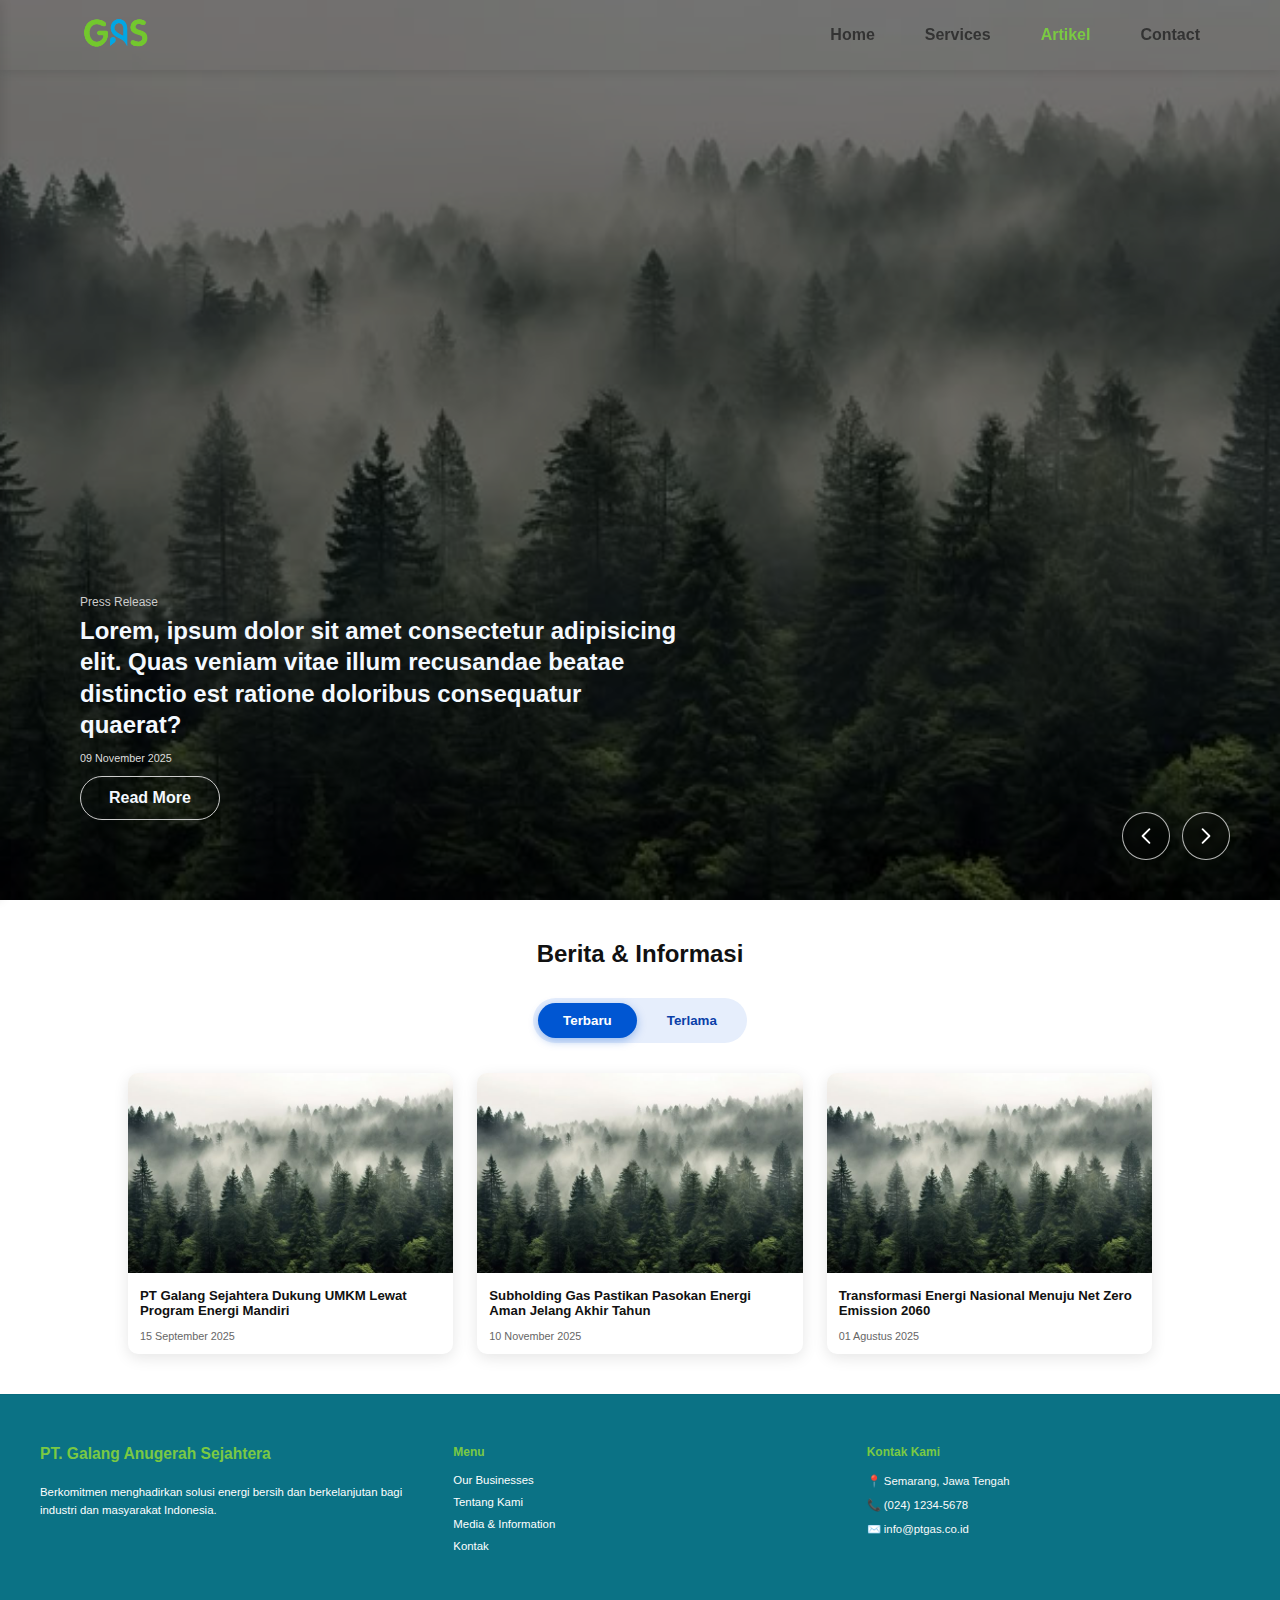
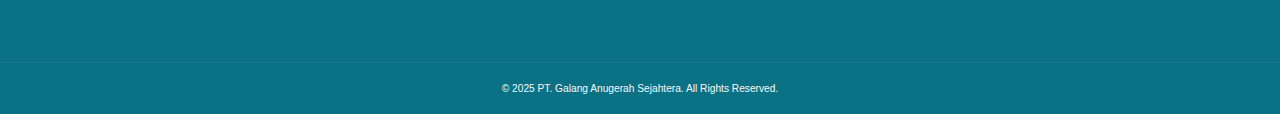
<file: media.html>
<!DOCTYPE html>
<html lang="en">
<head>
  <meta charset="UTF-8">
  <meta name="viewport" content="width=device-width, initial-scale=1.0">
  <title>Header Berita news</title>
  <link rel="stylesheet" href="main.css">
  <link rel="stylesheet" href="css/media.css">
  <link rel="stylesheet" href="css/responsive.css">
  <link rel="icon" type="images" href="img/logo_gas.png">

    </head>
<body>
  <!-- Navbar -->

<nav class="navbar">
<div class="navbar-container">
  
<div class="logo" ><img src="img/logo-gas.png" alt="" style="width: 80px; height: 50px;"><a href="#"></a></div>


<div class="navbar-toggle" id="navbar-toggle">
<span class="bar"></span>
<span class="bar"></span>
<span class="bar"></span>
</div>


<ul class="navbar-menu">
<li><a href="home.html" >Home</a></li>
<li><a href="service.html">Services</a></li>
<li><a href="media.html" class="active">Artikel</a></li>
<li><a href="our-contact.html">Contact</a></li>
</ul>
</div>
</nav>


<div class="sidebar" id="sidebar">
<div class="sidebar-header">
<div class="logo"><img src="img/logo-gas.png" style="width: 80px; height: 50px;" alt=""></div>
<div class="close-btn" id="close-sidebar">×</div>
</div>
<ul class="sidebar-menu">
<li><a href="home.html">Home</a></li>
<li><a href="service.html">Services</a></li>
<li><a href="media.html" class="active">Artikel</a></li>
<li><a href="our-contact.html">Contact</a></li>
</ul>
</div>


  <!-- Hero news -->
  <section class="hero-news">
    <div class="beritas">
      <!-- Tombol Navigasi -->

      <!-- berita 1 -->
      <div class="berita active" style="background-image: url('img/forest.jpeg');">
        <div class="overlay"></div>
        <div class="text-box">
          <p class="tag">Press Release</p>
          <h1>Lorem, ipsum dolor sit amet consectetur adipisicing elit. Quas veniam vitae illum recusandae beatae distinctio est ratione doloribus consequatur quaerat?</h1>
          <p class="date">09 November 2025</p>
            <button class="btn-berita">
                        <span>Read More</span>
                    </button>
        </div>
      </div>

      <!-- berita 2 -->
      <div class="berita" style="background-image: url('img/pt.phapros.jpg');">
        <div class="overlay"></div>
        <div class="text-box">
          <p class="tag">Press Release</p>
          <h1>Anugerah Jurnalistik Pertamina 2025 Masuki Tahap Seleksi, 2.685 Karya Siap Beradu</h1>
          <p class="date">08 November 2025</p>
            <button class="btn-berita">
                        <span>Read More</span>
                    </button>
        </div>
      </div>

      <!-- berita 3 -->
      <div class="berita" style="background-image: url('img/GAS.png');">
        <div class="overlay"></div>
        <div class="text-box">
          <p class="tag">Press Release</p>
          <h1>Peringati Hari Pahlawan, Dirut Pertamina Tegaskan Perwira Pertamina Layani Indonesia dengan Hati</h1>
          <p class="date">11 November 2025</p>
                    <button class="btn-berita">
                        <span>Read More</span>
                    </button>
        </div>

      </div>

    </div>

<div class="news-controls">
  <button class="news-btn prev" aria-label="Previous berita">
    <svg xmlns="http://www.w3.org/2000/svg" fill="none" viewBox="0 0 24 24" stroke-width="2" stroke="currentColor">
      <path stroke-linecap="round" stroke-linejoin="round" d="M15.75 19.5L8.25 12l7.5-7.5" />
    </svg>
  </button>

  <button class="news-btn next" aria-label="Next berita">
    <svg xmlns="http://www.w3.org/2000/svg" fill="none" viewBox="0 0 24 24" stroke-width="2" stroke="currentColor">
      <path stroke-linecap="round" stroke-linejoin="round" d="M8.25 4.5l7.5 7.5-7.5 7.5" />
    </svg>
  </button>
</div>
  </section>
<!-- BERITA SECTION -->
<section class="berita-list" id="berita">
    <h2>Berita & Informasi</h2>

    <div class="filter-tabs">
        <button class="filter-tab active" data-filter="newest">Terbaru</button>
        <button class="filter-tab" data-filter="oldest">Terlama</button>
    </div>

    <div class="berita-grid" id="beritaGrid">
        <article class="berita-card" data-date="10-11-2025">
            <a href="#">
                <img src="img/forest.jpeg" alt="">
                    <h3>Subholding Gas Pastikan Pasokan Energi Aman Jelang Akhir Tahun</h3>
                </a>

                <p class="tanggal">10 November 2025</p>
            </article>

            <article class="berita-card" data-date="28-10-2025">
                <a href="#">
                    <img src="img/forest.jpeg" alt="">
                        <h3>PGN Kembangkan Teknologi Gas Ramah Lingkungan di Jawa Tengah</h3>
                    </a>
                    <p class="tanggal">28 Oktober 2025</p>
                </article>

                <article class="berita-card" data-date="12-09-2025">
                    <a href="#">
                        <img src="img/forest.jpeg" alt="">
                            <h3>PT Galang Sejahtera Dukung UMKM Lewat Program Energi Mandiri</h3>
                        </a>
                        <p class="tanggal">15 September 2025</p>
                    </article>

                    <article class="berita-card" data-date="01-08-2025">
                        <a href="#">
                            <img src="img/forest.jpeg" alt="">
                                <h3>Transformasi Energi Nasional Menuju Net Zero Emission 2060</h3>
                            </a>
                            <p class="tanggal">01 Agustus 2025</p>
                        </article>
                    </div>
  </section>

        <!-- Footer -->

        <footer class="footer">
            <div class="footer-container">
                <div class="footer-about">
                    <h3>
                        <a href="home.html">PT. Galang Anugerah Sejahtera</a>
                    </h3>
                    <p>Berkomitmen menghadirkan solusi energi bersih dan berkelanjutan bagi industri
                        dan masyarakat Indonesia.</p>
                </div>

                <div class="footer-links">
                    <h4>Menu</h4>
                    <ul>
                        <li>
                            <a href="#home">Our Businesses</a>
                        </li>
                        <li>
                            <a href="#about">Tentang Kami</a>
                        </li>
                        <li>
                            <a href="#bidang-usaha">Media & Information
                            </a>
                        </li>
                        <li>
                            <a href="#contact">Kontak</a>
                        </li>
                    </ul>
                </div>

                <div class="footer-contact">
                    <h4>Kontak Kami</h4>
                    <ul>
                        <li>📍 Semarang, Jawa Tengah</li>
                        <li>📞 (024) 1234-5678</li>
                        <li>✉️ info@ptgas.co.id</li>
                    </ul>
                </div>
            </div>

            <div class="footer-bottom">
                <p>© 2025 PT. Galang Anugerah Sejahtera. All Rights Reserved.</p>
            </div>
        </footer>


  <script src="script.js"></script>
</body>
</html>
</file>
<file: main.css>
:root{
      --color-green: #7AC943;
  --color-blue: #00AEEF;
  --text-dark: #0B132B;
  --text-light: #F4F9FF;
  --color-accent: #F9D65C;
   --primary-color: #4a6cf7;
  --light-bg: #ffffff;
  --light-text: #333333;
  --light-nav: #f8f9fa;
  --dark-bg: #121212;
  --dark-text: #f5f5f5;
  --dark-nav: #1e1e1e;
  --transition: all 0.3s ease-in-out;
}
* {
    margin: 0;
    padding: 0;
    box-sizing: border-box;
    outline: none;
    border: none;
    text-decoration: none;
    list-style-type: none;
    
}

html {
    scroll-behavior: smooth;
}

body {
    font-family: 'Poppins', sans-serif;
    color: #0e0808;
    background-color: #ffffff;
}

/* NAVBAR */
.navbar {
  background:transparent;
  height: 70px;
  width: 100%;
  position: fixed;
  top: 0;
  left: 0;
  z-index: 100;
  box-shadow: 0 2px 10px rgba(0, 0, 0, 0.1);
  transition: var(--transition);
}
.navbar {
  transition: background-color .3s ease, transform .3s ease;
}

.navbar.scrolled {
  background-color: var(--light-nav);
  box-shadow: 0 4px 10px rgba(0,0,0,0.15);
}
.navbar.hide {
  transform: translateY(-100%);
}

.navbar-container {
  display: flex;
  justify-content: space-between;
  align-items: center;
  height: 100%;
  padding: 0 40px;
  max-width: 1200px;
  margin: 0 auto;
}

.logo a {
  color: var(--primary-color);
  font-size: 24px;
  font-weight: bold;
  text-decoration: none;
}

.navbar-toggle { display: none; cursor: pointer; }
.bar {
  display: block;
  width: 25px;
  height: 3px;
  margin: 5px auto;
  background-color: var(--dark-text);
  transition: var(--transition);
     mix-blend-mode: difference;
}

.navbar-menu { display: flex; list-style: none; }
.navbar-menu li { margin-left: 50px; }
.navbar-menu li a {
  color: var(--light-text);
  text-decoration: none;
  font-size: 16px;
  font-weight: 550;
  transition: var(--transition);
  font: "hanken-grotesk", sans-serif;
  
}

.navbar-menu li a:hover,
.navbar-menu li a.active {
  color: var(--color-green);
  
}
/* ----- WARNA TEKS NAVBAR SAAT DI SCROLL ----- */
.navbar.scrolled .navbar-menu li a {
  color: var(--text-dark);
}

.navbar.scrolled .logo a {
  color: var(--color-green);
}

.navbar.scrolled .bar {
  background-color: var(--dark-text);
}
.navbar.scrolled .navbar-menu li a:hover,
.navbar.scrolled .navbar-menu li a.active {
  color: var(--color-green);
}
/* SIDEBAR */
.sidebar {
  position: fixed;
  top: 0;
  left: -280px;
  width: 280px;
  height: 100%;
  background-color: var(--light-nav);
  z-index: 200;
  transition: var(--transition);
  box-shadow: 2px 0 10px rgba(0, 0, 0, 0.1);
}
.sidebar.active { left: 0; }

.sidebar-header {
  display: flex;
  justify-content: space-between;
  align-items: center;
  padding: 20px 15px;
  border-bottom: 1px solid rgba(0, 0, 0, 0.1);
}

.close-btn {
  font-size: 28px;
  cursor: pointer;
  color: var(--light-text);
  transition: var(--transition);
}
.close-btn:hover { color: var(--primary-color); }

.sidebar-menu { list-style: none; padding: 15px; }
.sidebar-menu li { margin-bottom: 10px; }
.sidebar-menu li a {
  display: block;
  padding: 10px 15px;
  color: var(--light-text);
  text-decoration: none;
  font-size: 16px;
  border-radius: 5px;
  transition: var(--transition);
  mix-blend-mode: normal;
}
.sidebar-menu li a:hover,
.sidebar-menu li a.active {
  background-color: #313647;
  color: var(--text-light);
}

/* OVERLAY */
#overlay {
  position: fixed;
  top: 0;
  left: 0;
  width: 100%;
  height: 100%;
  background: rgba(0,0,0,0.4);
  opacity: 0;
  pointer-events: none;
  transition: var(--transition);
  z-index: 150;
}
#overlay.active {
  opacity: 1;
  pointer-events: auto;
}

/* RESPONSIVE */
@media (max-width: 992px) {
  .navbar-toggle { display: block;    mix-blend-mode: difference;}
  .navbar-menu { display: none;    mix-blend-mode: difference;}

}


/* Navbar End */

/* --- Bagian Card Service --- */


/* Our Contact.html */

.contact-page {
  display: flex;
  flex-direction: column;
  align-items: center;
  padding: 80px 20px;
}

/* === HEADER === */
.contact-header {
  text-align: center;
  margin-bottom: 60px;
}

.contact-header h1 {
  font-size: 2.8rem;
  color: var(--primary);
  margin-bottom: 10px;
  letter-spacing: 1px;
}

.contact-header p {
  font-size: 1rem;
  color: #555;
}

/* === CONTACT INFO === */
.contact-info {
  display: flex;
  justify-content: center;
  flex-wrap: wrap;
  gap: 30px;
  margin-bottom: 60px;
}

.info-box {
  background: var(--text-light);
  padding: 25px;
  border-radius: 12px;
  text-align: center;
  width: 260px;
  box-shadow: 0 4px 20px rgba(0, 0, 0, 0.08);
  transition: 0.3s ease;
  border-top: 4px solid var(--accent);
}

.info-box:hover {
  transform: translateY(-5px);
  box-shadow: 0 6px 25px rgba(0, 0, 0, 0.15);
}

.info-box i {
  color: var(--primary);
  width: 32px;
  height: 32px;
  margin-bottom: 10px;
}

.info-box h3 {
  font-size: 1.1rem;
  color: var(--text-dark);
  margin-bottom: 5px;
}

.info-box p {
  color: #666;
  font-size: 0.9rem;
}

/* === FORM === */
.contact-form {
  background: var(--text-light);
  border-radius: 15px;
  padding: 40px 30px;
  max-width: 600px;
  width: 100%;
  text-align: center;
  box-shadow: 0 6px 20px rgba(0, 0, 0, 0.1);
}

.contact-form h2 {
  color: var(--primary);
  margin-bottom: 10px;
}

.contact-form p {
  color: #555;
  font-size: 0.95rem;
  margin-bottom: 30px;
}

.form-group {
  margin-bottom: 15px;
}

input,
textarea {
  width: 100%;
  background: var(--background);
  border: 1px solid #ccc;
  border-radius: 8px;
  padding: 12px 15px;
  font-size: 0.95rem;
  color: var(--text-dark);
  transition: 0.3s ease;
}

input:focus,
textarea:focus {
  border-color: var(--primary);
  outline: none;
  box-shadow: 0 0 6px rgba(10, 122, 42, 0.3);
}

/* === BUTTONS === */
.btn-submit {
  background: var(--accent);
  border: none;
  border-radius: 8px;
  padding: 12px 30px;
  color: var(--text-light);
  font-weight: 600;
  cursor: pointer;
  transition: all 0.3s ease;
}

.btn-submit:hover {
  background: var(--primary);
  transform: translateY(-2px);
}

/* Versi alternatif: tombol biru (kalau kamu mau pakai) */
.btn-blue {
  background: var(--blue-accent);
  color: var(--text-light);
}

.btn-blue:hover {
  background: #0077b6;
}

.success-msg {
  color: var(--primary);
  margin-top: 15px;
  font-size: 0.95rem;
  display: none;
}

/* === MAP === */
.map-container {
  width: 100%;
  max-width: 900px;
  margin-top: 60px;
  border-radius: 12px;
  overflow: hidden;
  box-shadow: 0 4px 15px rgba(0, 0, 0, 0.1);
}

/* === FOOTER === */
.contact-footer {
  margin-top: 80px;
  text-align: center;
  font-size: 0.9rem;
  color: #777;
}
/* === FLOATING SOCIAL BUTTONS SYSTEM === */

.floating-wrapper {
  position: fixed;
  bottom: 20px;
  right: 20px;
  z-index: 999999;
}

/* FAB BUTTON */
.main-fab {
  width: 60px;
  height: 60px;
  border-radius: 50%;
  background: #00AEEF;
  box-shadow: 0 6px 18px rgba(0, 0, 0, 0.25);
  border: none;
  cursor: pointer;
  display: flex;
  align-items: center;
  justify-content: center;
  transition: .25s;
  margin-bottom: 30px;
}

.main-fab img {
  width: 32px;
  height: 32px;
}

.main-fab:hover {
  transform: scale(1.1);
}

/* MENU SOSIAL */
.social-menu {
  position: absolute;
    bottom: 110px;
    right: 3px;
  display: flex;
  flex-direction: column;
  gap: 12px;
  opacity: 0;
  transform: translateY(10px);
  pointer-events: none;
  transition: .25s;
}

.social-menu.show {
  opacity: 1;
  transform: translateY(0);
  pointer-events: auto;
}

/* BUTTON SOSIAL */
.social-item {
  width: 55px;
  height: 55px;
  background: #ffffff;
  border-radius: 50%;
  box-shadow: 0 6px 16px rgba(0,0,0,0.22);
  display: flex;
  align-items: center;
  justify-content: center;
  cursor: pointer;
  border: none;
}

.social-item img {
  width: 30px;
  height: 30px;
}

/* === WHATSAPP POPUP === */
.chat-popup {
  position: absolute;
  bottom: 260px;
  right: 90px;
  width: 300px;
  background: #075e54;
  color: white;
  padding: 18px;
  border-radius: 12px;
  box-shadow: 0 6px 18px rgba(0,0,0,0.35);
  display: none;
  animation: fadeInPopup .25s ease;
}

@keyframes fadeInPopup {
  from { opacity: 0; transform: translateY(12px); }
  to { opacity: 1; transform: translateY(0); }
}

.chat-popup a {
  display: block;
  background: #25D366;
  color: #fff;
  text-align: center;
  padding: 10px;
  border-radius: 8px;
  margin-top: 10px;
  text-decoration: none;
  font-weight: bold;
}

.close-chat {
  position: absolute;
  right: 10px;
  top: 6px;
  border: none;
  background: none;
  color: #fff;
  font-size: 20px;
  cursor: pointer;
}

.footer {
 background-color: #0B7285;
  color: var(--text-light);
  font-family: 'Poppins', sans-serif;
  border-top: 1px solid rgba(0,0,0,0.05);
  width: 100%;
  padding: 50px auto 20px;
}

.footer-container {
  display: grid;
  grid-template-columns: repeat(auto-fit, minmax(250px, 1fr));
  gap: 40px;
  max-width: 1200px;
  margin: 50px auto 100px;

  
}

.footer-about  a{
  color: var(--color-green);
  font-size: 1.3rem;
  margin-bottom: 100px;
  padding-bottom: 50px;
}

.footer-about p {
  color: #fff;
  font-size: 0.95rem;
  line-height: 1.6;
  margin-top: 20px;
}

.footer-links h4,
.footer-contact h4 {
  font-weight: 700;
  font-size: 1rem;
  color: var(--color-green);
  margin-bottom: 15px;
}

.footer-links ul,
.footer-contact ul {
  list-style: none;
  padding: 0;
  margin: 0;
}

.footer-links li,
.footer-contact li {
  margin-bottom: 10px;
  color: #fafafa;
  font-size: 0.95rem;
}

.footer-links a {
  text-decoration: none;
  color: #fff;
  transition: color 0.3s ease;
}

.footer-links a:hover {
  color: var(--text-light);
}

/* Footer bottom */
.footer-bottom {
  text-align: center;
  font-size: 0.85rem;
  color: var(--text-light);
  border-top: 1px solid rgba(255, 255, 255, 0.05);
  padding:20px;
}
@media (max-width: 992px) {
  .navbar-toggle {
    display: block;
  }
  
  .navbar-menu {
    display: none;
  }
  
  .theme-switch-wrapper {
    display: none;
  }
}
</file>
<file: css/media.css>
:root{
      --color-green: #7AC943;
  --color-blue: #00AEEF;
  --text-dark: #0B132B;
  --text-light: #F4F9FF;
  --color-accent: #F9D65C;
}
    * {
      margin: 0;
      padding: 0;
      box-sizing: border-box;
      font-family: "Poppins", sans-serif;
    }

    body {
      background: #fff;
      color: #111;
      overflow-x: hidden;
    }

.hero-news {
  position: relative;
  width: 100%;
  height: 100vh;
  overflow: hidden;
}

.beritas {
  width: 100%;
  height: 100%;
  position: relative;
}

.berita {
  position: absolute;
  top: 0;
  left: 0;
  width: 100%;
  height: 100%;
  background-size: cover;
  background-position: center;
  opacity: 0;
  transition: opacity 1s ease-in-out;
}

.berita.active {
  opacity: 1;
  z-index: 1;
}

.overlay {
  position: absolute;
  top: 0;
  left: 0;
  width: 100%;
  height: 100%;
  background: rgba(0, 0, 0, 0.55);
}

.text-box {
  position: absolute;
  bottom: 80px;
  left: 80px;
  max-width: 600px;
  z-index: 2;
}

.text-box .tag {
  font-size: 1rem;
  color: #ccc;
  margin-bottom: 0.5rem;
}

.text-box h1 {
  font-size: 2rem;
  line-height: 1.3;
  margin-bottom: 1rem;
  color: var(--text-light);
}

.text-box .date {
  font-size: 0.9rem;
  margin-bottom: 1rem;
  color: #ddd;
}

.btn {
  background: #fff;
  color: #000;
  padding: 10px 18px;
  text-decoration: none;
  font-weight: bold;
  border-radius: 5px;
}


.news-controls {
  position: absolute;
  bottom: 40px;
  right: 50px;
  display: flex;
  align-items: center;
  gap: 12px;
  z-index: 10;
}

/* Tombol dasar */
.news-btn {
  width: 48px;
  height: 48px;
  border-radius: 50%;
  border: 1.5px solid rgba(255,255,255,0.7);
  background: rgba(0, 0, 0, 0.3);
  display: flex;
  align-items: center;
  justify-content: center;
  cursor: pointer;
  transition: all 0.3s ease;
  color: white;
}

/* Ikon panah */
.news-btn svg {
  width: 22px;
  height: 22px;

}

/* Efek hover */
.news-btn:hover {
  background: white;
  color: black;
  transform: scale(1.1);
  border-color: white;
}

/* Tombol kiri dan kanan */
.news-btn.prev {
  backdrop-filter: blur(4px);
}

.news-btn.next {
  backdrop-filter: blur(4px);
}

.btn-berita {
  display: inline-flex;
  align-items: center;
  justify-content: center;
  gap: 10px;
  border: 1px solid #ccc;
  border-radius: 30px;
  padding: 12px 28px;
  background-color: transparent;
  color: var(--text-light);
  font-weight: 600;
  font-size: 16px;
  cursor: pointer;
  transition: all 0.3s ease;
}

.btn-berita:hover {
  background-color: #ffffff;
  color: rgb(0, 0, 0);
  transform: translateY(-2px);
}

.btn-icon {
  width: 18px;
  height: 18px;
  transition: transform 0.3s ease;
  background-color: #000;
  color: #000;
}

.btn-berita:hover .btn-icon {
  transform: translateX(5px);
  color: #000;
}
    /* === BERITA SECTION === */
    .berita-list {
      text-align: center;
      padding: 40px 10%;
    }

    .berita-list h2 {
      font-size: 2rem;
      margin-bottom: 30px;
    }

    .filter {
      display: flex;
      justify-content: center;
      gap: 1rem;
      margin-bottom: 2rem;
    }
.filter-tabs {
  display: inline-flex;
  background: #e6eefc;
  padding: 5px;
  border-radius: 40px;
  margin-bottom: 30px;
  gap: 5px;
}

.filter-tab {
  padding: 10px 25px;
  border-radius: 30px;
  background: transparent;
  border: none;
  font-weight: 600;
  cursor: pointer;
  color: #0a3fa8;
  transition: 0.3s ease;
}

.filter-tab.active {
  background: #0056d2;
  color: white;
  box-shadow: 0 3px 10px rgba(0, 86, 210, 0.35);
}


    .berita-grid {
      display: grid;
      grid-template-columns: repeat(auto-fit, minmax(280px, 1fr));
      gap: 2rem;
      transition: 0.3s ease;
    }

    .berita-card {
      background: white;
      border-radius: 10px;
      box-shadow: 0 4px 15px rgba(0,0,0,0.1);
      overflow: hidden;
      text-align: left;
      transition: all 0.4s ease;
      transform: scale(1);
      opacity: 1;
    }

    .berita-card.fade {
      opacity: 0;
      transform: scale(0.95);
    }

    .berita-card img {
      width: 100%;
      height: 200px;
      object-fit: cover;
    }

    .berita-card h3 {
      padding: 1rem;
      font-size: 1.1rem;
      color: #111;
      font-weight: 600;
    }

    .berita-card p.tanggal {
      padding: 0 1rem 1rem;
      color: #666;
      font-size: 0.9rem;
    }

    /* === RESPONSIVE === */
    @media (max-width: 768px) {
      .hero-content h1 { font-size: 2.2rem; }
      .hero-content p { font-size: 1rem; }
    }
</file>
<file: css/responsive.css>
/* Laptop */
@media (max-width: 1366px) {
    html {
        font-size: 75%;
    }
}
/* Mobile */
@media (max-width: 600px) {
  .hero {
    padding: 3rem 5%;
  }

  .text h1 {
    font-size: 1.8rem;
  }

  .text p {
    font-size: 0.9rem;
  }

  .image-wrapper {
    width: 60%; /* biar gak terlalu besar di HP */
    height: 60%;
  }

}

/* Tablet */
@media (max-width: 992px) {


  .header-customer {
    flex-direction: column; /* ubah jadi vertikal */
    align-items: flex-start;
    padding: 0 40px;
    gap: 2rem;
  }

  .motto h2 {
    font-size: 28px;
  }

  .motto-content {
    max-width: 100%;
    font-size: 15px;
  }

  .btn-motto {
    align-self: flex-start;
  }
}
/* Responsif */
@media (max-width: 640px) {
  .footer {
    padding: 50px 15px 25px;
  }
  .footer-container {
    gap: 25px;
  }
}

@media (max-width: 768px) {
  .scroll-btn {
    display: none; /* tombol disembunyikan di HP */
  }

  .customer-list {
    flex-wrap: wrap; /* kembali ke mode grid */
    justify-content: center;
      
    .scroll-btn {
    display: none;
  }
  }

    .customer-slider {
    display: none; /* sembunyikan slider */
  }

  .customer-grid {
    display: grid;
    grid-template-columns: repeat(2, 1fr);
    gap: 24px;
padding: 40px 45px;
        justify-items: center;
        margin: 10px 0 40px;
  }

  .customer-grid img {
    width: 100px;
    height: auto;
    object-fit: contain;
    filter: grayscale(1);
    opacity: 0.9;
    transition: 0.3s;
  }

  .customer-grid img:hover {
    filter: grayscale(0);
    opacity: 1;
  }


.intro2-cng {
  display: flex;
  align-items: center;
  justify-content: space-between;
  gap: 60px;
  padding: 100px 8%;
  color: #fff;
}



/* Right side */
.intro2-right {
  max-width: 550px;
}

.intro2-right h4 {
  color: #7AC943;
  font-size: 1rem;
  letter-spacing: 2px;
  text-transform: uppercase;
  margin-bottom: 10px;
}

.intro2-right h2 {
  font-size: 2.2rem;
  color: #ffffff;
  margin-bottom: 20px;
}

.intro2-right p {
  color: #E2F3FF;
  line-height: 1.7;
  margin-bottom: 30px;
}

/* Button */
.btn-learn {
  display: inline-block;
  background: #7AC943;
  color: #0B132B;
  padding: 12px 25px;
  font-weight: 600;
  text-decoration: none;
  border-radius: 6px;
  transition: 0.3s;
}

.btn-learn:hover {
  background: #6AB73A;
  transform: translateY(-2px);
}

/* Thumbnails */
.intro2-thumbs {
  display: flex;
  gap: 15px;
  margin-top: 25px;
}

.intro2-thumbs img {
  width: 200px;
  height: 100px;
  object-fit: cover;
  border-radius: 10px;
  transition: 0.3s;
  box-shadow: 0 4px 10px rgba(0, 0, 0, 0.3);
}
}
/* Responsive */
@media (max-width: 900px) {
  .intro2-cng {
    flex-direction: column;
    text-align: center;
  }

  .intro2-left img {
    max-width: 100%;
  }

  .intro2-thumbs {
    justify-content: center;
  }
}
</file>
